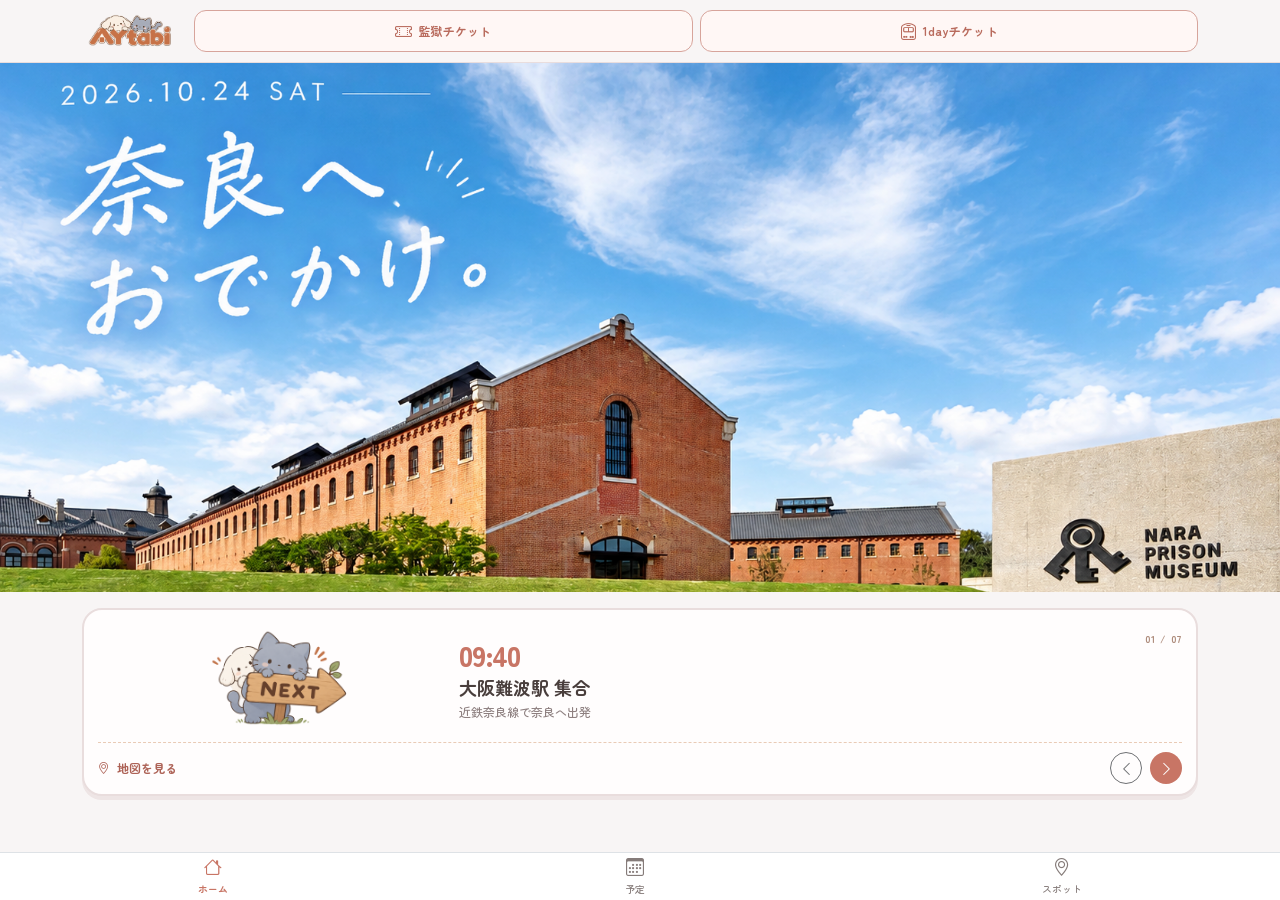
<file: index.html>
<!DOCTYPE html>
<html lang="ja">

<head>
    <meta charset="UTF-8">
    <meta name="viewport" content="width=device-width, initial-scale=1.0">
    <meta name="robots" content="noindex, nofollow">

    <title>奈良へ、おでかけ。｜AYtabi</title>

    <!-- Bootstrap -->
    <link href="https://cdn.jsdelivr.net/npm/bootstrap@5.3.8/dist/css/bootstrap.min.css"
          rel="stylesheet">

    <!-- Bootstrap Icons -->
    <link href="https://cdn.jsdelivr.net/npm/bootstrap-icons@1.13.1/font/bootstrap-icons.min.css"
          rel="stylesheet">

    <!-- 自作CSS -->
    <link rel="stylesheet" href="css/common.css">
    <link rel="stylesheet" href="css/home.css">

    <!-- Bootstrap JavaScript -->
    <script defer
            src="https://cdn.jsdelivr.net/npm/bootstrap@5.3.8/dist/js/bootstrap.bundle.min.js"></script>
    <!-- 共通JS -->  
    <script defer src="js/common.js"></script>
    <script defer src="js/home.js"></script>
</head>

<body class="pb-5">

    <div id="header"></div>
<main>


<!-- メイン画像 -->
<section class="hero">
    <picture>
        <!-- PC用 -->
        <source media="(min-width: 768px)"
                srcset="images/main.png">

        <!-- スマホ用 -->
        <img src="images/main2.png"
             alt="奈良へ、おでかけ。2026年10月24日"
             class="img-fluid w-100 d-block">
    </picture>
</section>


    <!-- コンテンツ -->
    <div class="container py-3">

        <!-- NEXT -->


<!-- NEXT -->
<section class="mb-4">

    <div class="card next-card shadow-sm">

        <!-- 右端の背景写真 -->
        <div class="next-photo" id="nextPhoto"></div>

        <div class="card-body next-content">

<div class="row g-0 align-items-center">

    <!-- 左：猫＋縦書きNEXT -->
    <div class="col-4 next-visual">

        <img src="images/next-characters.png"
             alt=""
             class="img-fluid next-illustration">
    </div>

    <!-- 右：予定情報 -->
    <div class="col-8 next-details">

        <div id="nextCount" class="next-count">
            01 / 07
        </div>

        <div id="nextTime" class="next-time">
            09:40
        </div>

        <div id="nextTitle" class="fw-bold mt-1">
            大阪難波駅 集合
        </div>

        <p id="nextDescription"
           class="next-description mb-0">
            近鉄奈良線で奈良へ出発
        </p>

    </div>

</div>


            <!-- 下部 -->
            <div class="next-bottom d-flex justify-content-between align-items-center mt-3 pt-3">

                <a id="nextMapLink"
                   href="#"
                   target="_blank"
                   rel="noopener noreferrer"
                   class="next-map text-decoration-none">
                    <i class="bi bi-geo-alt me-1"></i>
                    地図を見る
                </a>

                <div class="d-flex gap-2">

                    <button id="prevSchedule"
                            type="button"
                            class="btn next-arrow next-prev"
                            aria-label="前の予定">
                        <i class="bi bi-chevron-left"></i>
                    </button>

                    <button id="nextSchedule"
                            type="button"
                            class="btn next-arrow next-forward"
                            aria-label="次の予定">
                        <i class="bi bi-chevron-right"></i>
                    </button>

                </div>

            </div>

        </div>
    </div>
</section>



    </div>

</main>

    <!-- 共通フッター -->
    <div id="footer"></div>

</body>
</file>
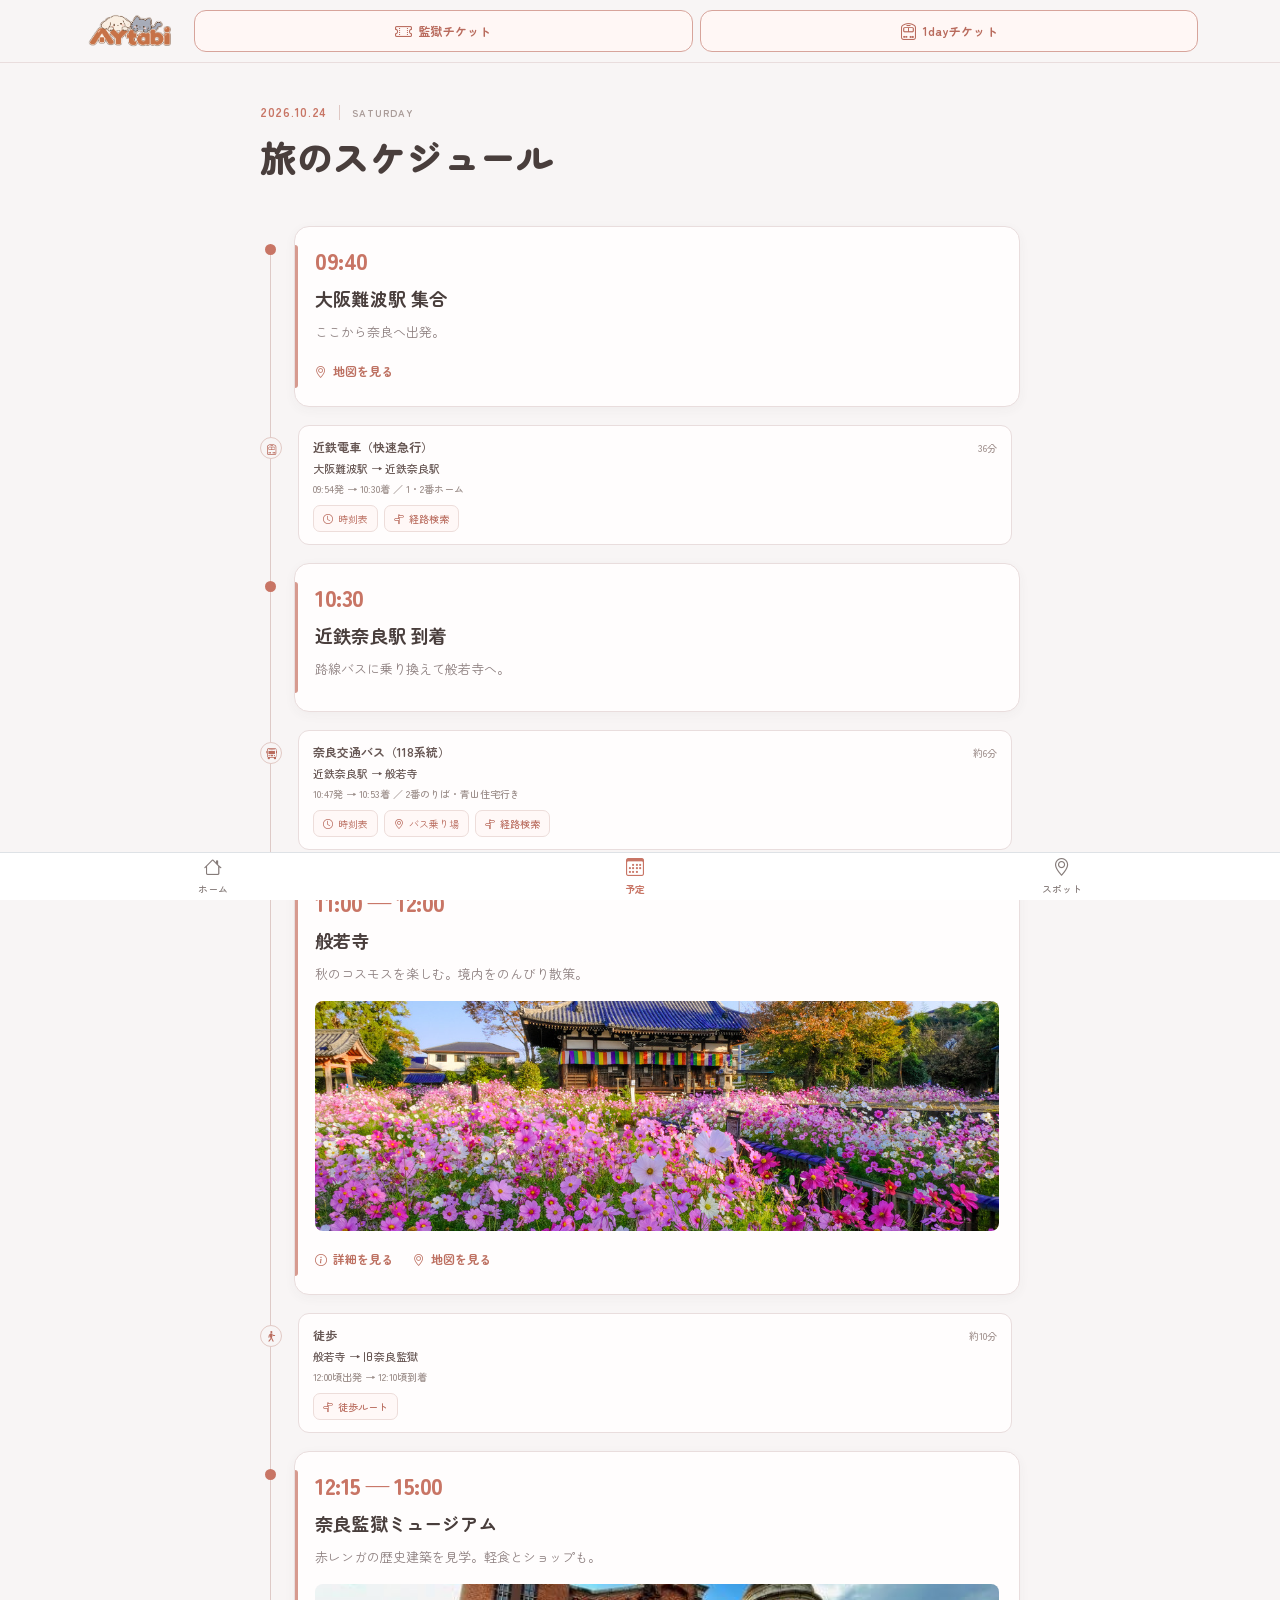
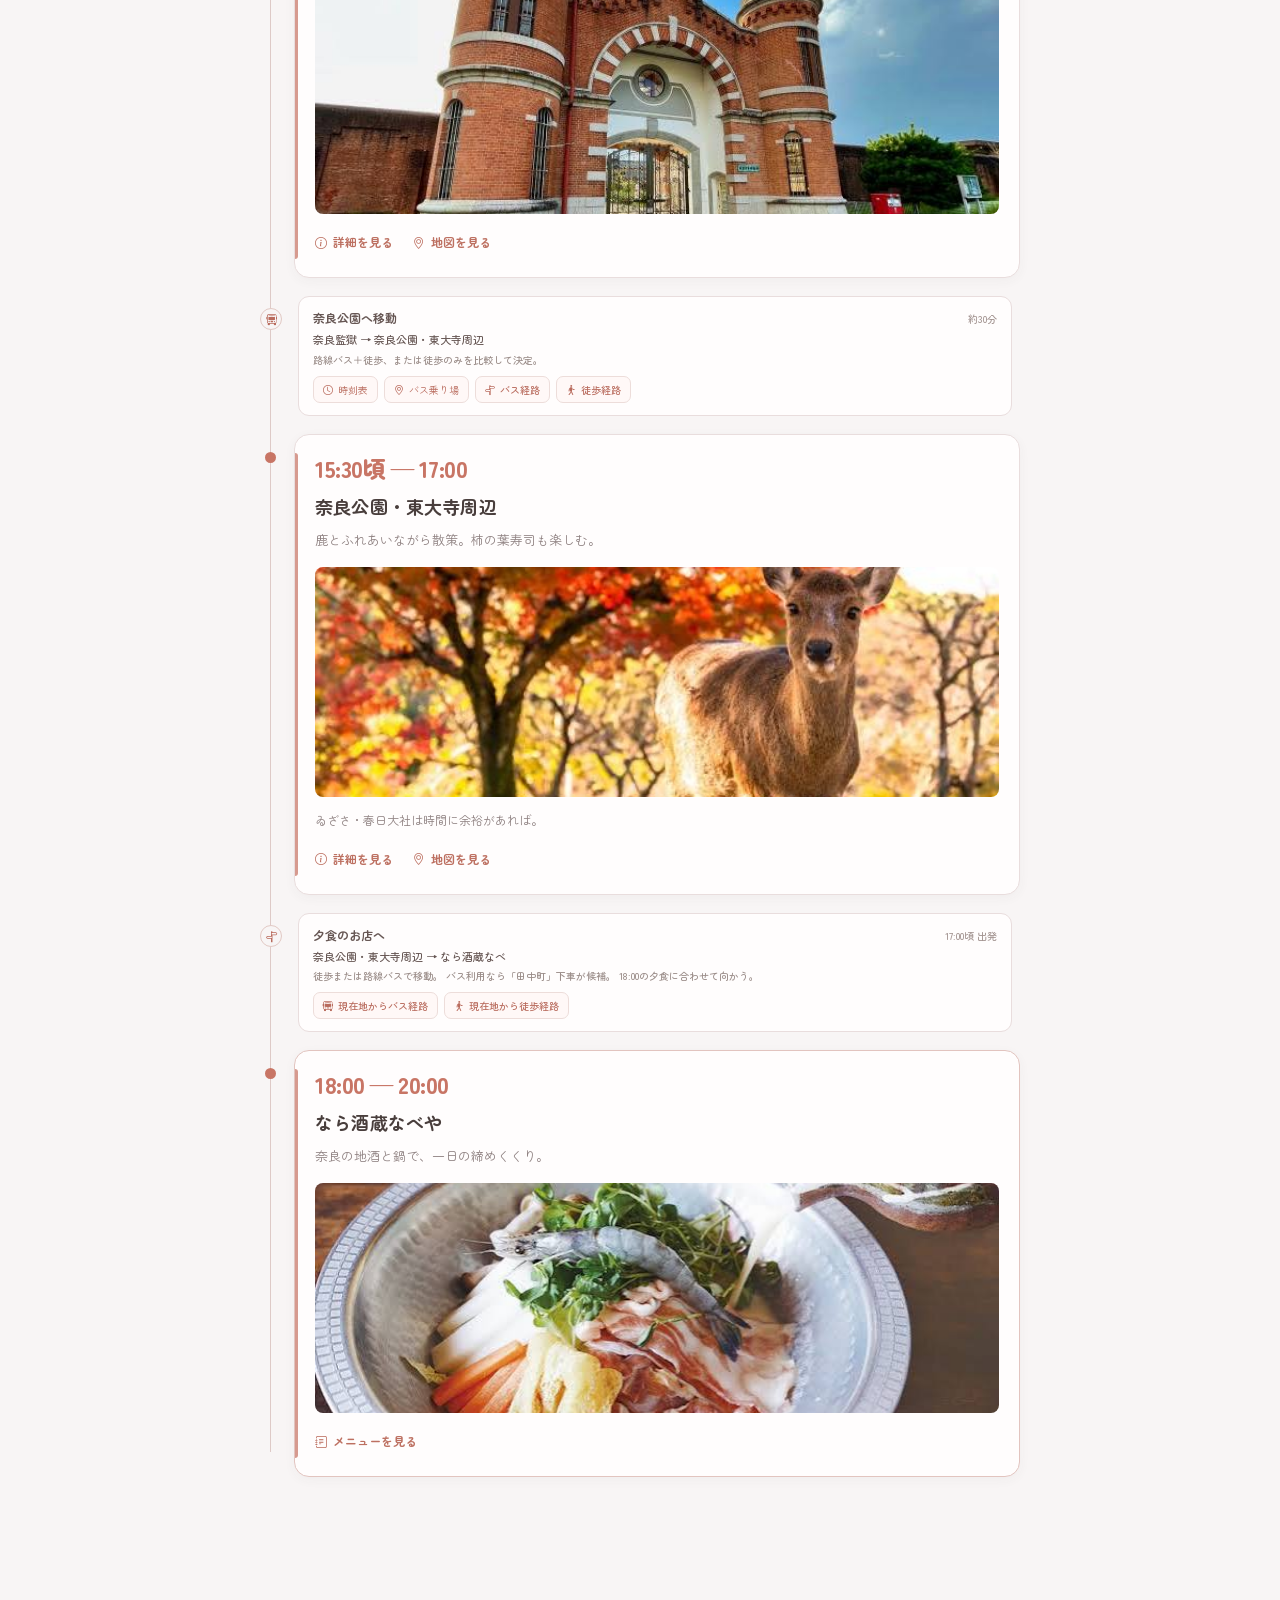
<file: schedule.html>
<!DOCTYPE html>
<html lang="ja">

<head>
    <meta charset="UTF-8">
    <meta name="viewport" content="width=device-width, initial-scale=1.0">
    <meta name="robots" content="noindex, nofollow">

    <title>旅のスケジュール | AYtabi</title>

    <!-- Bootstrap -->
    <link href="https://cdn.jsdelivr.net/npm/bootstrap@5.3.8/dist/css/bootstrap.min.css"
          rel="stylesheet">

    <!-- Bootstrap Icons -->
    <link href="https://cdn.jsdelivr.net/npm/bootstrap-icons@1.13.1/font/bootstrap-icons.min.css"
          rel="stylesheet">

    <!-- CSS -->
    <link rel="stylesheet" href="css/common.css">
    <link rel="stylesheet" href="css/schedule.css">

    <!-- 共通パーツ -->
    <script defer src="js/common.js"></script>
    <script defer src="js/schedule.js"></script>
</head>

<body class="schedule-page">

    <!-- 共通ヘッダー -->
    <div id="header"></div>

    <main class="schedule-container">

        <!-- ページタイトル -->

<section class="schedule-intro">
    <div class="schedule-date">
        <span>2026.10.24</span>
        <span>SATURDAY</span>
    </div>

    <h1>旅のスケジュール</h1>

</section>


        <!-- タイムライン -->
        <section class="trip-timeline" aria-label="旅行スケジュール">

            <!-- 01 集合 -->
            <article class="timeline-spot" id="schedule-01">
                <div class="timeline-marker">
                    <span class="timeline-dot"></span>
                </div>

                <div class="timeline-spot-body">
                    <span class="timeline-time">09:40</span>
                    <span class="timeline-chapter">01 / MEETING</span>

                    <h2>大阪難波駅 集合</h2>
                    <p>ここから奈良へ出発。</p>

                    <a class="timeline-spot-link"
                       href="https://www.google.com/maps/search/?api=1&amp;query=大阪難波駅"
                       target="_blank"
                       rel="noopener noreferrer">
                        <i class="bi bi-geo-alt"></i>
                        地図を見る
                    </a>
                </div>
            </article>

            <!-- 移動 01 -->
            <div class="timeline-transfer">
                <div class="transfer-track">
                    <span class="transfer-icon">
                        <i class="bi bi-train-front"></i>
                    </span>
                </div>

                <div class="transfer-body">

<div class="transfer-heading">
    <strong>近鉄電車（快速急行）</strong>
    <span class="transfer-duration">36分</span>
</div>

<p class="transfer-route">
    大阪難波駅 → 近鉄奈良駅
</p>

<p class="transfer-note">
    09:54発 → 10:30着 ／ 1・2番ホーム
</p>


                    <div class="transfer-actions">
                        <button type="button"
                                class="transfer-action"
                                data-bs-toggle="modal"
                                data-bs-target="#trainTimetableModal">
                            <i class="bi bi-clock"></i>
                            時刻表
                        </button>

                        <a class="transfer-action"
                           href="https://www.google.com/maps/dir/?api=1&amp;origin=大阪難波駅&amp;destination=近鉄奈良駅&amp;travelmode=transit"
                           target="_blank"
                           rel="noopener noreferrer">
                            <i class="bi bi-signpost-split"></i>
                            経路検索
                        </a>
                    </div>
                </div>
            </div>

            <!-- 02 近鉄奈良 -->
            <article class="timeline-spot" id="schedule-02">
                <div class="timeline-marker">
                    <span class="timeline-dot"></span>
                </div>

                <div class="timeline-spot-body">
                    <span class="timeline-time">10:30</span>
                    <span class="timeline-chapter">02 / ARRIVAL</span>

                    <h2>近鉄奈良駅 到着</h2>
                    <p>路線バスに乗り換えて般若寺へ。</p>
                </div>
            </article>

            <!-- 移動 02 -->
            <div class="timeline-transfer">
                <div class="transfer-track">
                    <span class="transfer-icon">
                        <i class="bi bi-bus-front"></i>
                    </span>
                </div>

                <div class="transfer-body">

<div class="transfer-heading">
    <strong>奈良交通バス（118系統）</strong>
    <span class="transfer-duration">約6分</span>
</div>

<p class="transfer-route">
    近鉄奈良駅 → 般若寺
</p>

<p class="transfer-note">
    10:47発 → 10:53着 ／ 2番のりば・青山住宅行き
</p>


                    <div class="transfer-actions">
                        <button type="button"
                                class="transfer-action"
                                data-bs-toggle="modal"
                                data-bs-target="#hannyajiBusModal">
                            <i class="bi bi-clock"></i>
                            時刻表
                        </button>

                        <button type="button"
                                class="transfer-action"
                                data-bs-toggle="modal"
                                data-bs-target="#hannyajiStopModal">
                            <i class="bi bi-geo-alt"></i>
                            バス乗り場
                        </button>

                        <a class="transfer-action"
                           href="https://www.google.com/maps/dir/?api=1&amp;origin=近鉄奈良駅&amp;destination=般若寺&amp;travelmode=transit"
                           target="_blank"
                           rel="noopener noreferrer">
                            <i class="bi bi-signpost-split"></i>
                            経路検索
                        </a>
                    </div>
                </div>
            </div>

            <!-- 03 般若寺 -->
            <article class="timeline-spot" id="schedule-03">
                <div class="timeline-marker">
                    <span class="timeline-dot"></span>
                </div>

                <div class="timeline-spot-body">
                    <span class="timeline-time">11:00 — 12:00</span>
                    <span class="timeline-chapter">03 / COSMOS</span>

                    <h2>般若寺</h2>
                    <p>秋のコスモスを楽しむ。境内をのんびり散策。</p>

                    <img class="timeline-photo"
                         src="images/hannyaji.jpg"
                         alt="般若寺のコスモス"
                         loading="lazy">

                    <div class="timeline-spot-actions">
                        <a href="spots.html#hannyaji">
                            <i class="bi bi-info-circle"></i>
                            詳細を見る
                        </a>

                        <a href="https://maps.app.goo.gl/G6aQbC5gXgnDzLTx5"
                           target="_blank"
                           rel="noopener noreferrer">
                            <i class="bi bi-geo-alt"></i>
                            地図を見る
                        </a>
                    </div>
                </div>
            </article>

            <!-- 移動 03 -->
            <div class="timeline-transfer">
                <div class="transfer-track">
                    <span class="transfer-icon">
                        <i class="bi bi-person-walking"></i>
                    </span>
                </div>

                <div class="transfer-body">

<div class="transfer-heading">
    <strong>徒歩</strong>
    <span class="transfer-duration">約10分</span>
</div>

<p class="transfer-route">
    般若寺 → 旧奈良監獄
</p>

<p class="transfer-note">
    12:00頃出発 → 12:10頃到着
</p>


                    <div class="transfer-actions">
                        <a class="transfer-action"
                           href="https://www.google.com/maps/dir/?api=1&amp;origin=般若寺&amp;destination=旧奈良監獄&amp;travelmode=walking"
                           target="_blank"
                           rel="noopener noreferrer">
                            <i class="bi bi-signpost-split"></i>
                            徒歩ルート
                        </a>
                    </div>
                </div>
            </div>

            <!-- 04 奈良監獄 -->
            <article class="timeline-spot" id="schedule-04">
                <div class="timeline-marker">
                    <span class="timeline-dot"></span>
                </div>

                <div class="timeline-spot-body">
                    <span class="timeline-time">12:15 — 15:00</span>
                    <span class="timeline-chapter">04 / HISTORY</span>

                    <h2>奈良監獄ミュージアム</h2>
                    <p>赤レンガの歴史建築を見学。軽食とショップも。</p>

                    <img class="timeline-photo"
                         src="images/nara-prison.jpg"
                         alt="奈良監獄"
                         loading="lazy">

                    <div class="timeline-spot-actions">
                        <a href="spots.html#prison">
                            <i class="bi bi-info-circle"></i>
                            詳細を見る
                        </a>

                        <a href="https://www.google.com/maps/search/?api=1&amp;query=旧奈良監獄"
                           target="_blank"
                           rel="noopener noreferrer">
                            <i class="bi bi-geo-alt"></i>
                            地図を見る
                        </a>
                    </div>
                </div>
            </article>

            <!-- 移動 04 -->
            <div class="timeline-transfer">
                <div class="transfer-track">
                    <span class="transfer-icon">
                        <i class="bi bi-bus-front"></i>
                    </span>
                </div>

                <div class="transfer-body">
                    <div class="transfer-heading">
                        <strong>奈良公園へ移動</strong>
                        <span class="transfer-duration">約30分</span>
                    </div>

                    <p class="transfer-route">
                        奈良監獄 → 奈良公園・東大寺周辺
                    </p>

                    <p class="transfer-note">
                        路線バス＋徒歩、または徒歩のみを比較して決定。
                    </p>

                    <div class="transfer-actions">
                        <button type="button"
                                class="transfer-action"
                                data-bs-toggle="modal"
                                data-bs-target="#parkBusModal">
                            <i class="bi bi-clock"></i>
                            時刻表
                        </button>

                        <button type="button"
                                class="transfer-action"
                                data-bs-toggle="modal"
                                data-bs-target="#parkStopModal">
                            <i class="bi bi-geo-alt"></i>
                            バス乗り場
                        </button>

                        <a class="transfer-action"
                           href="https://www.google.com/maps/dir/?api=1&amp;origin=旧奈良監獄&amp;destination=東大寺大仏殿・春日大社前&amp;travelmode=transit"
                           target="_blank"
                           rel="noopener noreferrer">
                            <i class="bi bi-signpost-split"></i>
                            バス経路
                        </a>

                        <a class="transfer-action"
                           href="https://www.google.com/maps/dir/?api=1&amp;origin=旧奈良監獄&amp;destination=東大寺南大門&amp;travelmode=walking"
                           target="_blank"
                           rel="noopener noreferrer">
                            <i class="bi bi-person-walking"></i>
                            徒歩経路
                        </a>
                    </div>
                </div>
            </div>

            <!-- 05 奈良公園 -->
            <article class="timeline-spot" id="schedule-05">
                <div class="timeline-marker">
                    <span class="timeline-dot"></span>
                </div>

                <div class="timeline-spot-body">
                    <span class="timeline-time">15:30頃 — 17:00</span>
                    <span class="timeline-chapter">05 / NARA PARK</span>

                    <h2>奈良公園・東大寺周辺</h2>
                    <p>鹿とふれあいながら散策。柿の葉寿司も楽しむ。</p>

                    <img class="timeline-photo"
                         src="images/nara-park.jpg"
                         alt="奈良公園"
                         loading="lazy">

                    <p class="timeline-small-note">
                        ゐざさ・春日大社は時間に余裕があれば。
                    </p>

                    <div class="timeline-spot-actions">
                        <a href="spots.html#park">
                            <i class="bi bi-info-circle"></i>
                            詳細を見る
                        </a>

                        <a href="https://www.google.com/maps/search/?api=1&amp;query=奈良公園"
                           target="_blank"
                           rel="noopener noreferrer">
                            <i class="bi bi-geo-alt"></i>
                            地図を見る
                        </a>
                    </div>
                </div>
            </article>


<!-- 移動 05 -->
<div class="timeline-transfer">
    <div class="transfer-track">
        <span class="transfer-icon">
            <i class="bi bi-signpost-split"></i>
        </span>
    </div>

    <div class="transfer-body">
        <div class="transfer-heading">
            <strong>夕食のお店へ</strong>
            <span class="transfer-duration">17:00頃 出発</span>
        </div>

        <p class="transfer-route">
            奈良公園・東大寺周辺 → なら酒蔵なべ
        </p>

        <p class="transfer-note">
            徒歩または路線バスで移動。
            バス利用なら「田中町」下車が候補。
            18:00の夕食に合わせて向かう。
        </p>

        <div class="transfer-actions">
            <a class="transfer-action"
               href="https://www.google.com/maps/dir/?api=1&amp;destination=奈良県奈良市今御門町34-1&amp;travelmode=transit"
               target="_blank"
               rel="noopener noreferrer">
                <i class="bi bi-bus-front"></i>
                現在地からバス経路
            </a>

            <a class="transfer-action"
               href="https://www.google.com/maps/dir/?api=1&amp;destination=奈良県奈良市今御門町34-1&amp;travelmode=walking"
               target="_blank"
               rel="noopener noreferrer">
                <i class="bi bi-person-walking"></i>
                現在地から徒歩経路
            </a>
        </div>
    </div>
</div>


            <!-- 06 夕食 -->
            <article class="timeline-spot" id="schedule-06">
                <div class="timeline-marker">
                    <span class="timeline-dot"></span>
                </div>

                <div class="timeline-spot-body">
                    <span class="timeline-time">18:00 — 20:00</span>
                    <span class="timeline-chapter">06 / DINNER</span>

                    <h2>なら酒蔵なべや</h2>
                    <p>奈良の地酒と鍋で、一日の締めくくり。</p>

                    <img class="timeline-photo"
                         src="images/dinner.jpg"
                         alt="なら酒蔵なべや"
                         loading="lazy">

                    <div class="timeline-spot-actions">
                        <button type="button"
                                class="dinner-menu-trigger"
                                data-bs-toggle="modal"
                                data-bs-target="#dinnerMenuModal">
                            <i class="bi bi-journal-text"></i>
                            メニューを見る
                        </button>
                    </div>
                </div>
            </article>

        </section>
    </main>

    <!-- 共通フッター -->
    <div id="footer"></div>

    <!-- 近鉄電車 時刻表 -->
    <div class="modal fade"
         id="trainTimetableModal"
         tabindex="-1"
         aria-labelledby="trainTimetableTitle"
         aria-hidden="true">

        <div class="modal-dialog modal-dialog-centered">
            <div class="modal-content travel-modal">
                <div class="modal-header">
                    <h2 class="modal-title fs-5" id="trainTimetableTitle">
                        <i class="bi bi-train-front"></i>
                        近鉄電車
                    </h2>
                    <button type="button"
                            class="btn-close"
                            data-bs-dismiss="modal"
                            aria-label="閉じる"></button>
                </div>


<div class="modal-body">

    <p class="modal-route">
        大阪難波駅 → 近鉄奈良駅
    </p>

    <p class="small text-secondary mb-3">
        10月24日（土）／乗り換えなし
    </p>

    <div class="train-options">

        <!-- 一本前 -->
        <div class="train-option">
            <span class="train-option-label">一本前</span>
            <div class="train-option-time">
                09:41 <i class="bi bi-arrow-right"></i> 10:20
            </div>
            <p>急行 ／ 39分</p>
        </div>

        <!-- 本命 -->
        <div class="train-option recommended">
            <span class="train-option-label">乗車予定</span>
            <div class="train-option-time">
                09:54 <i class="bi bi-arrow-right"></i> 10:30
            </div>
            <p>快速急行 ／ 36分 ／ 1・2番ホーム</p>
        </div>

        <!-- 一本後 -->
        <div class="train-option">
            <span class="train-option-label">一本後</span>
            <div class="train-option-time">
                10:02 <i class="bi bi-arrow-right"></i> 10:42
            </div>
            <p>急行 ／ 40分</p>
        </div>

    </div>

    <p class="modal-muted mt-3">
        ※当日は駅の案内・運行情報を優先してください。
    </p>

    <a href="https://www.kintetsu.co.jp/railway/Dia/pdf/260314/100501.pdf"
       target="_blank"
       rel="noopener noreferrer"
       class="btn btn-outline-secondary btn-sm w-100">
        <i class="bi bi-box-arrow-up-right me-1"></i>
        近鉄公式時刻表
    </a>

</div>

            </div>
        </div>
    </div>

    <!-- 般若寺方面 時刻表 -->
    <div class="modal fade"
         id="hannyajiBusModal"
         tabindex="-1"
         aria-labelledby="hannyajiBusTitle"
         aria-hidden="true">

        <div class="modal-dialog modal-dialog-centered">
            <div class="modal-content travel-modal">
                <div class="modal-header">
                    <h2 class="modal-title fs-5" id="hannyajiBusTitle">
                        <i class="bi bi-clock"></i>
                        般若寺方面のバス
                    </h2>
                    <button type="button"
                            class="btn-close"
                            data-bs-dismiss="modal"
                            aria-label="閉じる"></button>
                </div>


<div class="modal-body">
    <p class="modal-route">近鉄奈良駅 → 般若寺</p>

    <p class="small mb-2">
        <i class="bi bi-geo-alt"></i>
        近鉄奈良駅 2番のりば
    </p>

    <div class="p-3 rounded-3 mb-3" style="background:#f8f1e9;">
        <div class="small text-secondary mb-2">11時頃の到着を目指す候補</div>

        <div class="d-flex justify-content-between mb-2">
            <strong>10:40発</strong>
            <span class="small">路線バス候補</span>
        </div>

        <div class="d-flex justify-content-between mb-2">
            <strong>10:47発</strong>
            <span class="small">路線バス候補</span>
        </div>

        <hr>

        <div class="small text-secondary mb-1">
            奈良監獄ミュージアム直通バス
        </div>
        <div class="fw-bold">11:00発 → 11:06 般若寺着</div>
    </div>

    <p class="modal-muted">
        ※10:40・10:47は土曜時刻表の掲載便。
        系統と運行状況を乗車前に確認。
        11:00発は奈良交通公式の直通便です。
    </p>

    <a href="https://www.narakotsu.co.jp/news/general/30973/"
       target="_blank" rel="noopener noreferrer"
       class="btn btn-outline-secondary btn-sm w-100">
        直通バス公式時刻表
    </a>
</div>

            </div>
        </div>
    </div>

    <!-- 般若寺方面 乗り場 -->
    <div class="modal fade"
         id="hannyajiStopModal"
         tabindex="-1"
         aria-labelledby="hannyajiStopTitle"
         aria-hidden="true">

        <div class="modal-dialog modal-dialog-centered">
            <div class="modal-content travel-modal">
                <div class="modal-header">
                    <h2 class="modal-title fs-5" id="hannyajiStopTitle">
                        <i class="bi bi-geo-alt"></i>
                        バス乗り場
                    </h2>
                    <button type="button"
                            class="btn-close"
                            data-bs-dismiss="modal"
                            aria-label="閉じる"></button>
                </div>



<div class="modal-body">

    <p class="modal-route">
        近鉄奈良駅 → 般若寺
    </p>

    <p class="small text-secondary mb-3">
        10月24日（土）／奈良交通 118系統・青山住宅行き
    </p>

    <div class="train-options">

        <div class="train-option">
            <span class="train-option-label">一本前</span>
            <div class="train-option-time">
                10:27 <i class="bi bi-arrow-right"></i> 10:33
            </div>
            <p>所要6分 ／ 電車が早く着いた場合の候補</p>
        </div>

        <div class="train-option recommended">
            <span class="train-option-label">乗車予定</span>
            <div class="train-option-time">
                10:47 <i class="bi bi-arrow-right"></i> 10:53
            </div>
            <p>所要6分 ／ 近鉄奈良駅 2番のりば</p>
        </div>

        <div class="train-option">
            <span class="train-option-label">一本後</span>
            <div class="train-option-time">
                11:07 <i class="bi bi-arrow-right"></i> 11:13
            </div>
            <p>所要6分 ／ 乗り遅れた場合の候補</p>
        </div>

    </div>

    <p class="modal-muted mt-3">
        降車は「般若寺」バス停。東之阪町の次です。
    </p>

    <a href="https://navi.narakotsu.co.jp/pdf/gene19/00037_020_ja.pdf"
       target="_blank"
       rel="noopener noreferrer"
       class="btn btn-outline-secondary btn-sm w-100 mb-2">
        <i class="bi bi-file-earmark-pdf me-1"></i>
        奈良交通 公式時刻表
    </a>

    <a href="https://www.narakotsu.co.jp/route/noriba/"
       target="_blank"
       rel="noopener noreferrer"
       class="btn btn-outline-secondary btn-sm w-100">
        <i class="bi bi-geo-alt me-1"></i>
        公式のりば案内
    </a>

</div>


            </div>
        </div>
    </div>

    <!-- 監獄 → 東大寺方面 バス時刻表 -->
<div class="modal fade"
     id="parkBusModal"
     tabindex="-1"
     aria-labelledby="parkBusTitle"
     aria-hidden="true">

    <div class="modal-dialog modal-dialog-centered">
        <div class="modal-content travel-modal">

            <div class="modal-header">
                <h2 class="modal-title fs-5" id="parkBusTitle">
                    <i class="bi bi-bus-front"></i>
                    バス時刻表
                </h2>
                <button type="button"
                        class="btn-close"
                        data-bs-dismiss="modal"
                        aria-label="閉じる"></button>
            </div>

            <div class="modal-body">

                <p class="modal-route">
                    般若寺 → 押上町
                </p>

                <p class="small text-secondary mb-3">
                    10月24日（土）／奈良交通バス・奈良駅方面
                </p>

                <div class="train-options">

                    <div class="train-option">
                        <span class="train-option-label">14時台</span>
                        <div class="train-option-time">
                            14:00 <small>118</small>　
                            14:20 <small>118</small><br>
                            14:28 <small>153</small>　
                            14:40 <small>118</small>
                        </div>
                    </div>

                    <div class="train-option recommended">
                        <span class="train-option-label">
                            15時台・乗車目安
                        </span>
                        <div class="train-option-time">
                            15:00 <small>118</small>　
                            15:20 <small>118</small><br>
                            15:28 <small>153</small>　
                            15:40 <small>118</small>
                        </div>
                    </div>

                    <div class="train-option">
                        <span class="train-option-label">16時台</span>
                        <div class="train-option-time">
                            16:00 <small>118</small>　
                            16:20 <small>118</small>　
                            16:40 <small>118</small>
                        </div>
                    </div>

                </div>

                <p class="modal-muted mt-3">
                    数字は系統番号。押上町までの乗車時間は約5分。
                    発車時刻は「般若寺」バス停のものです。
                </p>

                <div class="mt-3">
                    <p class="fw-bold small mb-2">
                        <i class="bi bi-person-walking me-1"></i>
                        徒歩の目安
                    </p>

                    <p class="small mb-1">
                        監獄ミュージアム → 般若寺バス停：約5〜10分
                    </p>

                    <p class="small mb-1">
                        押上町バス停 → ゐざさ夢風ひろば店：約10〜15分
                    </p>
                </div>

                <p class="modal-muted mt-3">
                    ※監獄の見学終了時間に合わせて乗車。
                    バス停には余裕を持って向かってください。
                </p>

                <a href="https://ekitan.com/timetable/route-bus/company/5132/1013723/1002372/d1?dw=1"
                   target="_blank"
                   rel="noopener noreferrer"
                   class="btn btn-outline-secondary btn-sm w-100">
                    <i class="bi bi-box-arrow-up-right me-1"></i>
                    駅探で時刻表を見る
                </a>

            </div>
        </div>
    </div>
</div>


<!-- 監獄 → 東大寺方面 バス乗り場 -->
<div class="modal fade"
     id="parkStopModal"
     tabindex="-1"
     aria-labelledby="parkStopTitle"
     aria-hidden="true">

    <div class="modal-dialog modal-dialog-centered">
        <div class="modal-content travel-modal">

            <div class="modal-header">
                <h2 class="modal-title fs-5" id="parkStopTitle">
                    <i class="bi bi-geo-alt"></i>
                    バス乗り場
                </h2>
                <button type="button"
                        class="btn-close"
                        data-bs-dismiss="modal"
                        aria-label="閉じる"></button>
            </div>

            <div class="modal-body">

                <p class="modal-route">
                    監獄ミュージアム → 般若寺バス停
                </p>

                <p class="small mb-3">
                    監獄ミュージアムから徒歩約5〜10分。
                    <strong>奈良駅方面行き</strong>のバスに乗車します。
                </p>

                <div class="p-3 rounded-3 mb-3"
                     style="background:#f8f1e9;">

                    <p class="fw-bold mb-2">
                        <i class="bi bi-bus-front me-1"></i>
                        乗車するバス
                    </p>

                    <p class="small mb-1">
                        乗車：般若寺
                    </p>

                    <p class="small mb-1">
                        系統：118 または 153
                    </p>

                    <p class="small mb-1">
                        方面：奈良駅方面
                    </p>

                    <p class="small mb-0">
                        降車：押上町
                    </p>

                </div>

                <p class="small text-secondary mb-3">
                    押上町で降りたら、徒歩約10〜15分で
                    ゐざさ夢風ひろば店へ。
                    東之阪町から乗る場合は発車時刻が異なります。
                </p>

                <a href="https://www.google.com/maps/dir/?api=1&amp;origin=奈良監獄ミュージアム&amp;destination=般若寺バス停&amp;travelmode=walking"
                   target="_blank"
                   rel="noopener noreferrer"
                   class="btn btn-outline-secondary btn-sm w-100 mb-2">
                    <i class="bi bi-map me-1"></i>
                    監獄からバス停までの徒歩ルート
                </a>

                <a href="https://www.google.com/maps/dir/?api=1&amp;origin=押上町バス停&amp;destination=ゐざさ東大寺門前夢風ひろば店&amp;travelmode=walking"
                   target="_blank"
                   rel="noopener noreferrer"
                   class="btn btn-outline-secondary btn-sm w-100">
                    <i class="bi bi-map me-1"></i>
                    押上町からゐざさまでの徒歩ルート
                </a>

            </div>
        </div>
    </div>
</div>


    <!-- 夕食メニューモーダル -->
    <div class="modal fade"
         id="dinnerMenuModal"
         tabindex="-1"
         aria-labelledby="dinnerMenuTitle"
         aria-hidden="true">

        <div class="modal-dialog modal-dialog-centered modal-lg">
            <div class="modal-content travel-modal dinner-menu-modal">

                <div class="modal-header">
                    <div>
                        <span class="dinner-menu-label">
                            DINNER / MENU
                        </span>

                        <h2 class="modal-title" id="dinnerMenuTitle">
                            なら酒蔵なべ
                        </h2>
                    </div>

                    <button type="button"
                            class="btn-close"
                            data-bs-dismiss="modal"
                            aria-label="閉じる"></button>
                </div>

                <div class="modal-body">

                    <div class="dinner-recommend">
                        <span class="dinner-recommend-label">
                            RECOMMENDED
                        </span>

                        <p class="dinner-recommend-text">
                            <strong>酒粕玄人鍋</strong>が看板メニュー。
                            奈良の酒粕と大和肉鶏のだしが特徴。
                            締めはチーズ＋生パスタで
                            カルボナーラ風にするのもおすすめ。
                        </p>

                        <p class="dinner-recommend-other">
                            ほかにも、牡蠣づくし酒粕鍋や
                            大和牛の藁焼きなど。
                        </p>
                    </div>

                    <!-- メニュー写真 -->
                    <div id="dinnerMenuCarousel"
                         class="carousel slide"
                         data-bs-interval="false"
                         data-bs-touch="true">

                        <div class="carousel-inner">

                            <div class="carousel-item active">
                                <img src="images/dinner-menu1.jpeg"
                                     class="dinner-menu-image"
                                     alt="鍋・メイン料理のメニュー">
                            </div>

                            <div class="carousel-item">
                                <img src="images/dinner-menu2.jpeg"
                                     class="dinner-menu-image"
                                     alt="一品料理のメニュー">
                            </div>

                        </div>

                        <button class="dinner-carousel-arrow prev"
                                type="button"
                                data-bs-target="#dinnerMenuCarousel"
                                data-bs-slide="prev"
                                aria-label="前のメニュー">
                            <i class="bi bi-chevron-left"></i>
                        </button>

                        <button class="dinner-carousel-arrow next"
                                type="button"
                                data-bs-target="#dinnerMenuCarousel"
                                data-bs-slide="next"
                                aria-label="次のメニュー">
                            <i class="bi bi-chevron-right"></i>
                        </button>
                    </div>

                    <!-- ページ切り替え -->
                    <div class="dinner-menu-pagination">

                        <button type="button"
                                class="dinner-page-button active"
                                data-bs-target="#dinnerMenuCarousel"
                                data-bs-slide-to="0"
                                aria-label="鍋・メイン料理">
                            01 / 鍋・メイン
                        </button>

                        <button type="button"
                                class="dinner-page-button"
                                data-bs-target="#dinnerMenuCarousel"
                                data-bs-slide-to="1"
                                aria-label="一品料理">
                            02 / 一品料理
                        </button>

                    </div>

                    <p class="dinner-menu-notice">
                        ※ 写真・価格は撮影時点のものです。
                    </p>

                </div>
            </div>
        </div>
    </div>

    <!-- Bootstrap JS -->
    <script src="https://cdn.jsdelivr.net/npm/bootstrap@5.3.8/dist/js/bootstrap.bundle.min.js"></script>


</body>
</html>
</file>
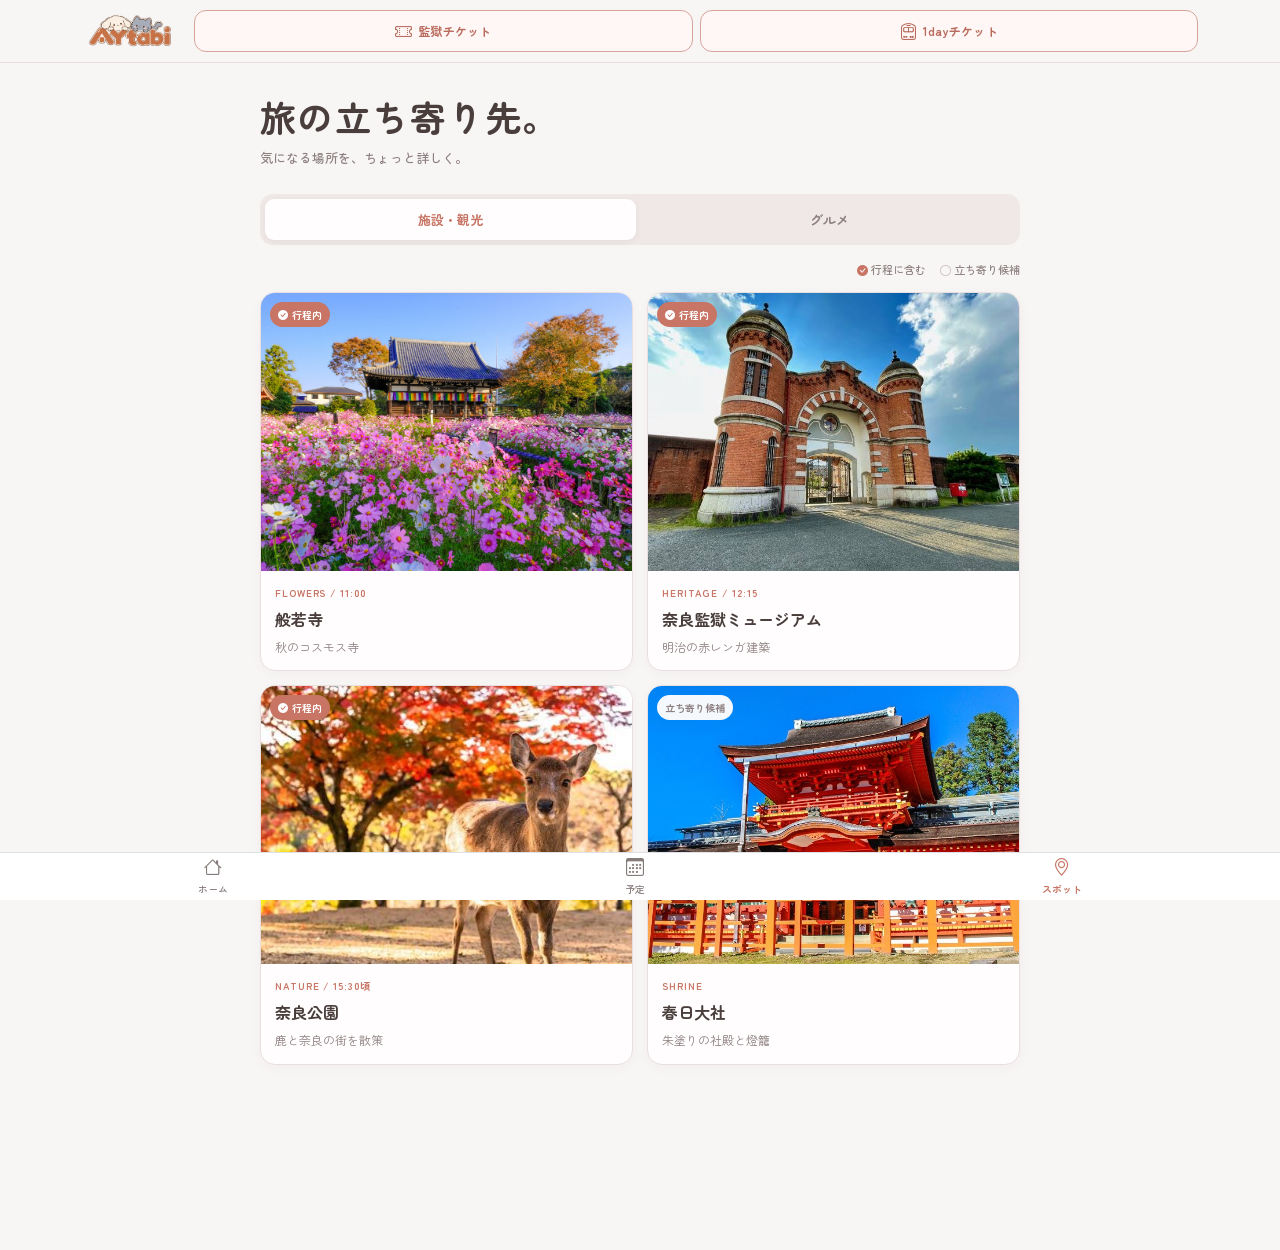
<file: spots.html>
<!DOCTYPE html>
<html lang="ja">
<head>
    <meta name="robots" content="noindex, nofollow">
    <meta charset="UTF-8">
    <meta name="viewport" content="width=device-width, initial-scale=1.0">

    <title>旅の立ち寄り先</title>

<link href="https://cdn.jsdelivr.net/npm/bootstrap@5.3.8/dist/css/bootstrap.min.css" rel="stylesheet">
<link href="https://cdn.jsdelivr.net/npm/bootstrap-icons@1.13.1/font/bootstrap-icons.min.css" rel="stylesheet">
<link rel="stylesheet" href="css/common.css">
<link rel="stylesheet" href="css/spots.css">
<script defer src="js/common.js"></script>
</head>

<body class="spots-page">

<div id="header"></div>

<main class="spots-container">

    <section class="spots-intro">
        <h1>旅の立ち寄り先。</h1>
        <p>気になる場所を、ちょっと詳しく。</p>
    </section>

    <!-- カテゴリータブ -->
    <div class="spot-tabs" role="tablist" aria-label="スポットカテゴリー">
        <button type="button" class="spot-tab active"
                id="facility-tab"
                data-bs-toggle="tab"
                data-bs-target="#facility-panel"
                role="tab" aria-controls="facility-panel"
                aria-selected="true">
            施設・観光
        </button>

        <button type="button" class="spot-tab"
                id="gourmet-tab"
                data-bs-toggle="tab"
                data-bs-target="#gourmet-panel"
                role="tab" aria-controls="gourmet-panel"
                aria-selected="false">
            グルメ
        </button>
    </div>

    <div class="spot-legend">
        <span><i class="bi bi-check-circle-fill"></i> 行程に含む</span>
        <span><i class="bi bi-circle"></i> 立ち寄り候補</span>
    </div>

    <div class="tab-content">

        <!-- 施設・観光 -->
        <section class="tab-pane fade show active"
                 id="facility-panel"
                 role="tabpanel"
                 aria-labelledby="facility-tab">

            <div class="spot-grid">

                <button type="button" class="spot-tile is-planned"
                        id="hannyaji"
                        data-bs-toggle="modal"
                        data-bs-target="#spotHannyaji">
                    <div class="spot-tile-photo">
                        <img src="images/hannyaji.jpg" alt="般若寺" loading="lazy">
                        <span class="spot-status planned">
                            <i class="bi bi-check-circle-fill"></i> 行程内
                        </span>
                    </div>
                    <div class="spot-tile-body">
                        <span class="spot-tile-type">FLOWERS / 11:00</span>
                        <h2>般若寺</h2>
                        <p>秋のコスモス寺</p>
                    </div>
                </button>

                <button type="button" class="spot-tile is-planned"
                        id="prison"
                        data-bs-toggle="modal"
                        data-bs-target="#spotPrison">
                    <div class="spot-tile-photo">
                        <img src="images/nara-prison.jpg" alt="奈良監獄ミュージアム" loading="lazy">
                        <span class="spot-status planned">
                            <i class="bi bi-check-circle-fill"></i> 行程内
                        </span>
                    </div>
                    <div class="spot-tile-body">
                        <span class="spot-tile-type">HERITAGE / 12:15</span>
                        <h2>奈良監獄ミュージアム</h2>
                        <p>明治の赤レンガ建築</p>
                    </div>
                </button>

                <button type="button" class="spot-tile is-planned"
                        id="park"
                        data-bs-toggle="modal"
                        data-bs-target="#spotPark">
                    <div class="spot-tile-photo">
                        <img src="images/nara-park.jpg" alt="奈良公園" loading="lazy">
                        <span class="spot-status planned">
                            <i class="bi bi-check-circle-fill"></i> 行程内
                        </span>
                    </div>
                    <div class="spot-tile-body">
                        <span class="spot-tile-type">NATURE / 15:30頃</span>
                        <h2>奈良公園</h2>
                        <p>鹿と奈良の街を散策</p>
                    </div>
                </button>

                <button type="button" class="spot-tile is-optional"
                        id="kasuga"
                        data-bs-toggle="modal"
                        data-bs-target="#spotKasuga">
                    <div class="spot-tile-photo">
                        <img src="images/kasuga.jpg" alt="春日大社" loading="lazy">
                        <span class="spot-status optional">立ち寄り候補</span>
                    </div>
                    <div class="spot-tile-body">
                        <span class="spot-tile-type">SHRINE</span>
                        <h2>春日大社</h2>
                        <p>朱塗りの社殿と燈籠</p>
                    </div>
                </button>

            </div>
        </section>

        <!-- グルメ -->
        <section class="tab-pane fade"
                 id="gourmet-panel"
                 role="tabpanel"
                 aria-labelledby="gourmet-tab">

            <div class="spot-grid">

                <button type="button" class="spot-tile is-planned"
                        id="dinner"
                        data-bs-toggle="modal"
                        data-bs-target="#spotDinner">
                    <div class="spot-tile-photo">
                        <img src="images/dinner.jpg" alt="なら酒蔵なべ" loading="lazy">
                        <span class="spot-status planned">
                            <i class="bi bi-check-circle-fill"></i> 行程内
                        </span>
                    </div>
                    <div class="spot-tile-body">
                        <span class="spot-tile-type">DINNER / 18:00</span>
                        <h2>なら酒蔵なべ</h2>
                        <p>奈良の地酒と酒粕鍋</p>
                    </div>
                </button>

                <button type="button" class="spot-tile is-optional"
                        id="izasa"
                        data-bs-toggle="modal"
                        data-bs-target="#spotIzasa">
                    <div class="spot-tile-photo">
                        <img src="images/izasa.jpg" alt="ゐざさ" loading="lazy">
                        <span class="spot-status optional">立ち寄り候補</span>
                    </div>
                    <div class="spot-tile-body">
                        <span class="spot-tile-type">LOCAL FOOD</span>
                        <h2>ゐざさ</h2>
                        <p>奈良名物・柿の葉寿司</p>
                    </div>
                </button>

            </div>
        </section>

    </div>
</main>

<!-- 共通フッター -->
<div id="footer"></div>

<!-- 詳細モーダル：般若寺 -->
<div class="modal fade" id="spotHannyaji" tabindex="-1"
     aria-labelledby="spotHannyajiTitle" aria-hidden="true">
    <div class="modal-dialog modal-dialog-centered modal-dialog-scrollable">
        <div class="modal-content spot-modal">
            <div class="modal-header">
                <div>
                    <span class="spot-modal-eyebrow">FLOWERS / ITINERARY</span>
                    <h2 class="modal-title" id="spotHannyajiTitle">般若寺</h2>
                </div>
                <button type="button" class="btn-close"
                        data-bs-dismiss="modal" aria-label="閉じる"></button>
            </div>
            <div class="modal-body">
                <img class="spot-modal-image" src="images/hannyaji.jpg" alt="般若寺のコスモス">
                <p class="spot-modal-description">
                    「コスモス寺」として知られる古刹。
                    秋の花と十三重石塔、楼門などの歴史的建築を一緒に楽しめる。
                </p>
                <dl class="spot-modal-info">
                    <div><dt>訪問予定</dt><dd>11:00〜12:00</dd></div>
                    <div><dt>拝観時間</dt><dd>9:00〜17:00</dd></div>
                    <div><dt>拝観料</dt><dd>大人700円（コスモス花期）</dd></div>
                    <div><dt>住所</dt><dd>奈良市般若寺町221</dd></div>
                </dl>
                <div class="spot-modal-links">
                    <a href="https://www.hannyaji.com/" target="_blank" rel="noopener noreferrer">公式サイト <i class="bi bi-arrow-up-right"></i></a>
                    <a href="https://maps.app.goo.gl/G6aQbC5gXgnDzLTx5" target="_blank" rel="noopener noreferrer">地図を見る <i class="bi bi-geo-alt"></i></a>
                </div>
            </div>
        </div>
    </div>
</div>

<!-- 詳細モーダル：奈良監獄 -->
<div class="modal fade" id="spotPrison" tabindex="-1"
     aria-labelledby="spotPrisonTitle" aria-hidden="true">
    <div class="modal-dialog modal-dialog-centered modal-dialog-scrollable">
        <div class="modal-content spot-modal">
            <div class="modal-header">
                <div>
                    <span class="spot-modal-eyebrow">HERITAGE / ITINERARY</span>
                    <h2 class="modal-title" id="spotPrisonTitle">奈良監獄ミュージアム</h2>
                </div>
                <button type="button" class="btn-close"
                        data-bs-dismiss="modal" aria-label="閉じる"></button>
            </div>
            <div class="modal-body">
                <img class="spot-modal-image" src="images/nara-prison.jpg" alt="旧奈良監獄">
                <p class="spot-modal-description">
                    重要文化財「旧奈良監獄」を活用したミュージアム。
                    放射状の収容棟や赤レンガの建築が見どころ。
                </p>
                <dl class="spot-modal-info">
                    <div><dt>訪問予定</dt><dd>12:15〜15:00</dd></div>
                    <div><dt>予約枠</dt><dd>12:00〜14:00入館</dd></div>
                    <div><dt>開館時間</dt><dd>9:00〜17:00</dd></div>
                    <div><dt>入館料</dt><dd>日本在住の大人2,500円</dd></div>
                    <div><dt>住所</dt><dd>奈良市般若寺町18</dd></div>
                </dl>
                <p class="spot-modal-note">※ 中央看守所の見学は別途予約が必要。</p>
                <div class="spot-modal-links">
                    <a href="https://hoshinoresorts.com/nara-prison-museum/ja/" target="_blank" rel="noopener noreferrer">公式サイト <i class="bi bi-arrow-up-right"></i></a>
                    <a href="https://www.google.com/maps/search/?api=1&amp;query=奈良監獄ミュージアム" target="_blank" rel="noopener noreferrer">地図を見る <i class="bi bi-geo-alt"></i></a>
                </div>
            </div>
        </div>
    </div>
</div>

<!-- 詳細モーダル：奈良公園 -->
<div class="modal fade" id="spotPark" tabindex="-1"
     aria-labelledby="spotParkTitle" aria-hidden="true">
    <div class="modal-dialog modal-dialog-centered modal-dialog-scrollable">
        <div class="modal-content spot-modal">
            <div class="modal-header">
                <div>
                    <span class="spot-modal-eyebrow">NATURE / ITINERARY</span>
                    <h2 class="modal-title" id="spotParkTitle">奈良公園</h2>
                </div>
                <button type="button" class="btn-close"
                        data-bs-dismiss="modal" aria-label="閉じる"></button>
            </div>
            <div class="modal-body">
                <img class="spot-modal-image" src="images/nara-park.jpg" alt="奈良公園の鹿">
                <p class="spot-modal-description">
                    鹿と出会いながら奈良の街を散策。
                    東大寺南大門や夢風ひろば周辺を中心に、時間に合わせて自由に過ごす。
                </p>
                <dl class="spot-modal-info">
                    <div><dt>訪問予定</dt><dd>15:30頃〜17:00</dd></div>
                    <div><dt>エリア</dt><dd>東大寺南大門・夢風ひろば周辺</dd></div>
                    <div><dt>入園料</dt><dd>奈良公園自体は無料</dd></div>
                </dl>
                <div class="spot-modal-links">
                    <a href="https://www.google.com/maps/search/?api=1&amp;query=奈良公園" target="_blank" rel="noopener noreferrer">地図を見る <i class="bi bi-geo-alt"></i></a>
                </div>
            </div>
        </div>
    </div>
</div>

<!-- 詳細モーダル：春日大社 -->
<div class="modal fade" id="spotKasuga" tabindex="-1"
     aria-labelledby="spotKasugaTitle" aria-hidden="true">
    <div class="modal-dialog modal-dialog-centered modal-dialog-scrollable">
        <div class="modal-content spot-modal">
            <div class="modal-header">
                <div>
                    <span class="spot-modal-eyebrow">SHRINE / OPTIONAL</span>
                    <h2 class="modal-title" id="spotKasugaTitle">春日大社</h2>
                </div>
                <button type="button" class="btn-close"
                        data-bs-dismiss="modal" aria-label="閉じる"></button>
            </div>
            <div class="modal-body">
                <img class="spot-modal-image" src="images/kasuga.jpg" alt="春日大社">
                <p class="spot-modal-description">
                    朱塗りの社殿と数多くの石燈籠が美しい神社。
                    奈良公園からの散策候補。ただし境内は広いため、時間と体力に余裕がある場合に。
                </p>
                <dl class="spot-modal-info">
                    <div><dt>訪問予定</dt><dd>未定・立ち寄り候補</dd></div>
                    <div><dt>住所</dt><dd>奈良市春日野町160</dd></div>
                </dl>
                <div class="spot-modal-links">
                    <a href="https://www.kasugataisha.or.jp/" target="_blank" rel="noopener noreferrer">公式サイト <i class="bi bi-arrow-up-right"></i></a>
                    <a href="https://www.google.com/maps/search/?api=1&amp;query=春日大社" target="_blank" rel="noopener noreferrer">地図を見る <i class="bi bi-geo-alt"></i></a>
                </div>
            </div>
        </div>
    </div>
</div>

<!-- 詳細モーダル：なら酒蔵なべ -->
<div class="modal fade" id="spotDinner" tabindex="-1"
     aria-labelledby="spotDinnerTitle" aria-hidden="true">
    <div class="modal-dialog modal-dialog-centered modal-dialog-scrollable">
        <div class="modal-content spot-modal">
            <div class="modal-header">
                <div>
                    <span class="spot-modal-eyebrow">DINNER / ITINERARY</span>
                    <h2 class="modal-title" id="spotDinnerTitle">なら酒蔵なべ</h2>
                </div>
                <button type="button" class="btn-close"
                        data-bs-dismiss="modal" aria-label="閉じる"></button>
            </div>
            <div class="modal-body">
                <img class="spot-modal-image" src="images/dinner.jpg" alt="酒粕鍋">
                <p class="spot-modal-description">
                    奈良の地酒と酒粕鍋を楽しめるお店。
                    看板メニューは酒粕玄人鍋。締めのカルボナーラ風パスタも気になる。
                </p>
                <dl class="spot-modal-info">
                    <div><dt>夕食予定</dt><dd>18:00〜20:00</dd></div>
                    <div><dt>住所</dt><dd>奈良市今御門町34-1</dd></div>
                </dl>
                <div class="spot-modal-links">
                    <a href="https://www.google.com/maps/search/?api=1&amp;query=なら酒蔵なべ" target="_blank" rel="noopener noreferrer">地図を見る <i class="bi bi-geo-alt"></i></a>
                    <a href="schedule.html#schedule-06">予定を見る <i class="bi bi-calendar3"></i></a>
                </div>
            </div>
        </div>
    </div>
</div>

<!-- 詳細モーダル：ゐざさ -->
<div class="modal fade" id="spotIzasa" tabindex="-1"
     aria-labelledby="spotIzasaTitle" aria-hidden="true">
    <div class="modal-dialog modal-dialog-centered modal-dialog-scrollable">
        <div class="modal-content spot-modal">
            <div class="modal-header">
                <div>
                    <span class="spot-modal-eyebrow">LOCAL FOOD / OPTIONAL</span>
                    <h2 class="modal-title" id="spotIzasaTitle">ゐざさ</h2>
                </div>
                <button type="button" class="btn-close"
                        data-bs-dismiss="modal" aria-label="閉じる"></button>
            </div>
            <div class="modal-body">
                <img class="spot-modal-image" src="images/izasa.jpg" alt="柿の葉寿司">
                <p class="spot-modal-description">
                    奈良名物の柿の葉寿司や笹巻き寿司を扱うお店。
                    東大寺門前の夢風ひろばにあり、散策途中の寄り道候補。
                </p>
                <dl class="spot-modal-info">
                    <div><dt>訪問予定</dt><dd>未定・立ち寄り候補</dd></div>
                    <div><dt>売店</dt><dd>10:00〜17:00</dd></div>
                    <div><dt>住所</dt><dd>奈良市春日野町16 夢風ひろば内</dd></div>
                </dl>
                <div class="spot-modal-links">
                    <a href="https://www.izasa.co.jp/shop/todaiji-new/" target="_blank" rel="noopener noreferrer">公式サイト <i class="bi bi-arrow-up-right"></i></a>
                    <a href="https://www.google.com/maps/search/?api=1&amp;query=ゐざさ東大寺門前夢風ひろば店" target="_blank" rel="noopener noreferrer">地図を見る <i class="bi bi-geo-alt"></i></a>
                </div>
            </div>
        </div>
    </div>
</div>


    <script src="https://cdn.jsdelivr.net/npm/bootstrap@5.3.8/dist/js/bootstrap.bundle.min.js"></script>
    <script src="js/spots.js"></script>
</body>
</html>
</file>
<file: css/common.css>
@import url('https://fonts.googleapis.com/css2?family=Zen+Maru+Gothic:wght@400;500;600;700;800&display=swap');

body {
    font-family: 'Zen Maru Gothic', sans-serif;
    font-weight: 500;
}



/* ========================================
   AYtabi COMMON CSS
======================================== */

:root {
    --ay-bg: #f8f5f5;
    --ay-white: #fffdfd;
    --ay-main: #c87565;
    --ay-main-dark: #ad6256;
    --ay-text: #493e3c;
    --ay-muted: #8e8080;
    --ay-border: #e9dddd;
}

/* ========================================
   全体
======================================== */

body {
    background-color: var(--ay-bg);
    color: var(--ay-text);
    padding-bottom: calc(75px + env(safe-area-inset-bottom));
}

/* ========================================
   ヘッダー
======================================== */


/* ========================================
   AYtabi ヘッダー
======================================== */

.site-header {
    padding: 10px 0;
    background: #f8f5f5;
    border-bottom: 1px solid #e9dddd;
}

.header-inner {
    display: flex;
    align-items: center;
    gap: 12px;
}

/* ロゴ */
.site-logo {
    display: flex;
    align-items: center;
    flex-shrink: 0;
    width: 100px;
    text-decoration: none;
}

.site-logo img {
    display: block;
    width: 100%;
    height: auto;
    object-fit: contain;
}

/* チケット2つを均等幅に */
.header-tickets {
    display: grid;
    grid-template-columns: repeat(2, minmax(0, 1fr));
    gap: 7px;
    flex: 1;
    min-width: 0;
}

.header-tickets .ticket-link {
    display: flex;
    align-items: center;
    justify-content: center;
    gap: 5px;

    width: 100%;
    min-width: 0;
    height: 40px;
    padding: 6px 5px;

    background: #c87565;
    border: 1px solid #c87565;
    border-radius: 10px;

    color: #ffffff;
    font-size: 12px;
    font-weight: 700;
    white-space: nowrap;
    text-decoration: none;

    transition: background 0.2s ease;
}

.header-tickets .ticket-link:hover {
    background: #ad6256;
    border-color: #ad6256;
    color: #ffffff;
}

.header-tickets .ticket-link i {
    font-size: 15px;
}

/* 小さめのスマホ */
@media (max-width: 390px) {
    .header-inner {
        gap: 8px;
    }

    .site-logo {
        width: 82px;
    }

    .header-tickets {
        gap: 5px;
    }

    .header-tickets .ticket-link {
        height: 38px;
        font-size: 11px;
        gap: 4px;
    }
}


/* ========================================
   固定フッター
======================================== */

#footer .navbar {
    padding: 4px 0 !important;
    min-height: 0;
}

#footer .nav-link {
    padding: 0 !important;
    color: #857b79;
    line-height: 1.1;
}

#footer .nav-link i {
    font-size: 18px !important;
    line-height: 1;
    margin-bottom: 2px;
}

#footer .nav-link small {
    font-size: 10px;
}

#footer .nav-link.active {
    color: var(--ay-main);
    font-weight: bold;
}

/* ========================================
   レスポンシブ
======================================== */

@media (max-width: 390px) {
    .header-inner {
        gap: 7px;
    }

    .site-logo {
        font-size: 21px;
    }

    .header-tickets {
        gap: 5px;
    }

    .header-tickets .ticket-link {
        padding: 8px 7px;
        font-size: 10px;
        gap: 4px;
    }
}


/* ========================================
   チケットボタン：チケット風デザイン
======================================== */

.header-tickets .ticket-link {
    position: relative;
    overflow: hidden;

    height: 42px;
    padding: 6px 8px;
    gap: 6px;

    background: #c87565;
    border: 1px solid #c87565;
    border-radius: 9px;

    color: #fff;
    font-size: 12px;
    font-weight: 700;
    letter-spacing: 0.02em;

    box-shadow: 0 2px 0 #e5c9c5;
}

/* チケットの切り欠き */
.header-tickets .ticket-link::before,
.header-tickets .ticket-link::after {
    content: "";
    position: absolute;
    left: 50%;
    width: 9px;
    height: 9px;
    border-radius: 50%;
    background: #f8f5f5;
    transform: translateX(-50%);
}

.header-tickets .ticket-link::before {
    top: -5px;
}

.header-tickets .ticket-link::after {
    bottom: -5px;
}

/* 中央のミシン目 */
.header-tickets .ticket-link span {
    display: inline-flex;
    align-items: center;
    min-height: 22px;
}

.header-tickets .ticket-link i {
    font-size: 17px;
}

/* 押した時 */
.header-tickets .ticket-link:active {
    transform: translateY(1px);
    box-shadow: 0 1px 0 #e5c9c5;
}

@media (max-width: 390px) {
    .header-tickets .ticket-link {
        height: 40px;
        padding: 5px;
        gap: 4px;
        font-size: 11px;
    }

    .header-tickets .ticket-link i {
        font-size: 15px;
    }
}


/* チケットボタン：淡い枠線タイプ */
.header-tickets .ticket-link {
    background: #fff7f5;
    border: 1.5px solid #d7a49b;
    color: #b96b5d;
    box-shadow: none;
    border-radius: 12px;
    font-weight: 700;
}

/* 前のチケット風切り欠きを削除 */
.header-tickets .ticket-link::before,
.header-tickets .ticket-link::after {
    display: none;
}

.header-tickets .ticket-link:hover {
    background: #fbece9;
    border-color: #c87565;
    color: #ad6256;
}
</file>
<file: css/home.css>
/* ========================================
   AYtabi HOME - POP DESIGN
======================================== */

:root {
    --ay-bg: #fff8ed;
    --ay-white: #fffdf8;
    --ay-orange: #ed7544;
    --ay-orange-dark: #cf5b33;
    --ay-yellow: #ffd06c;
    --ay-brown: #513b30;
    --ay-muted: #8f7c70;
    --ay-border: #f2dccb;
}

/* ホーム全体 */
body {
    background: var(--ay-bg);
}

main {
    background: var(--ay-bg);
}

/* メインビジュアル */
.hero {
    position: relative;
    overflow: hidden;
    background: var(--ay-bg);
}

.hero picture,
.hero img {
    display: block;
    width: 100%;
}

.hero img {
    height: auto;
}

/* 写真の下に柔らかいアクセント */
.hero::after {
    content: "";
    position: absolute;
    bottom: 0;
    left: 0;
    right: 0;
    height: 5px;
    background: var(--ay-yellow);
}

/* NEXTカード */
.next-card {
    position: relative;
    overflow: hidden;
    border: 2px solid var(--ay-border);
    border-radius: 20px;
    background: var(--ay-white);
    box-shadow: 0 5px 0 #f2e3d4 !important;
}

/* 背景写真 */
.next-photo {
    position: absolute;
    top: 0;
    right: 0;
    width: 45%;
    height: 75%;
    background-size: cover;
    background-position: center;
    opacity: 0.08;
    mask-image: linear-gradient(
        to right,
        transparent,
        black 75%
    );
    pointer-events: none;
}

/* カード内 */
.next-content {
    position: relative;
    z-index: 1;
    padding: 16px 16px 12px;
}

/* 猫イラスト */
.next-illustration {
    display: block;
    width: 100%;
    max-height: 90px;
    object-fit: contain;
}

/* カウント */
.next-count {
    display: inline-block;
    margin-bottom: 5px !important;
    padding: 3px 9px;
    border-radius: 30px;
    background: #fff0d8;
    color: var(--ay-orange-dark);
    font-size: 11px;
    font-weight: 700;
    letter-spacing: 0.08em;
}

/* 時刻 */
.next-time {
    color: var(--ay-orange);
    font-size: clamp(28px, 7vw, 36px);
    font-weight: 800;
    line-height: 1.15;
    letter-spacing: -0.03em;
}

/* 予定名 */
#nextTitle {
    color: var(--ay-brown);
    font-size: clamp(14px, 3.7vw, 18px);
    line-height: 1.4;
}

/* 説明 */
.next-description {
    margin-top: 5px;
    color: var(--ay-muted);
    font-size: 12px;
    line-height: 1.5;
}

/* 下部操作エリア */
.next-bottom {
    margin-top: 13px !important;
    padding-top: 12px !important;
    border-top: 1px dashed #e9cbb6;
}

/* 地図リンク */
.next-map {
    color: var(--ay-orange-dark);
    font-size: 12px;
    font-weight: 700;
}

.next-map:hover {
    color: var(--ay-orange);
}

/* 矢印 */
.next-arrow {
    display: inline-flex;
    align-items: center;
    justify-content: center;
    width: 34px;
    height: 34px;
    padding: 0;
    border-radius: 50%;
    font-size: 15px;
    transition: transform 0.15s ease,
                background 0.15s ease;
}

.next-arrow:active {
    transform: scale(0.94);
}

.next-prev {
    border: 1px solid var(--ay-border);
    background: white;
    color: var(--ay-orange-dark);
}

.next-forward {
    border: none;
    background: var(--ay-orange);
    color: white;
}

.next-forward:hover {
    background: var(--ay-orange-dark);
    color: white;
}

/* スマホ調整 */
@media (max-width: 375px) {
    .next-content {
        padding: 13px 12px 11px;
    }

    .next-illustration {
        max-height: 75px;
    }

    .next-description {
        font-size: 11px;
    }
}

/* 少し落ち着いたコーラル系に変更 */
:root {
    --ay-bg: #f8f5f4;
    --ay-white: #fffdfd;
    --ay-orange: #c87565;
    --ay-orange-dark: #ad6256;
    --ay-yellow: #e9c8bf;
    --ay-brown: #493e3c;
    --ay-muted: #8e8080;
    --ay-border: #eadbd8;
}

/* NEXT：左側の猫と縦書き */
.next-visual {
    position: relative;
    display: flex;
    align-items: center;
    justify-content: center;
    min-height: 100px;
}

.next-vertical {
    position: absolute;
    left: 0;
    top: 50%;
    transform: translateY(-50%);
    writing-mode: vertical-rl;
    text-orientation: upright;
    font-size: 11px;
    font-weight: 800;
    letter-spacing: 0.2em;
    color: var(--ay-orange);
}

.next-illustration {
    width: 85%;
    max-height: 90px;
    margin-left: 12px;
    object-fit: contain;
}

/* 右上のカウント */
.next-details {
    position: relative;
    padding-top: 16px;
}

.next-count {
    position: absolute;
    top: 0;
    right: 0;
    margin: 0 !important;
    padding: 0;
    background: transparent;
    color: #ad8b7b;
    font-size: 10px;
    font-weight: 600;
    letter-spacing: 0.12em;
}

/* NEXTカードの色 */
.next-card {
    background: var(--ay-white);
    border-color: var(--ay-border);
    box-shadow: 0 4px 0 #efe2d6 !important;
}

/* 黄色ラインを控えめに */
.hero::after {
    background: var(--ay-yellow);
    height: 3px;
}

/* NEXTカードの配置調整 */
.next-card .row {
    min-height: 105px;
}

/* 左：縦書き＋猫 */
.next-visual {
    display: flex;
    align-items: center;
    justify-content: flex-start;
    min-height: 105px;
    padding-left: 20px;
}

.next-vertical {
    left: 0;
    top: 50%;
    transform: translateY(-50%);
    writing-mode: vertical-rl;
    text-orientation: upright;
    font-size: 10px;
    letter-spacing: 0.1em;
}

.next-illustration {
    width: 100%;
    max-height: 82px;
    margin-left: 0;
}

/* 右：予定情報 */
.next-details {
    position: relative;
    padding-top: 8px;
    padding-left: 4px;
    padding-right: 4px;
}

/* カウントはカード全体の右上へ */
.next-count {
    position: absolute;
    top: -12px;
    right: 0;
    font-size: 10px;
}

/* 時刻 */
.next-time {
    font-size: 29px;
    line-height: 1.1;
}

/* カードの色 */
.next-card {
    border-color: var(--ay-border);
    background: var(--ay-white);
}

/* 写真下のラインも黄色から変更 */
.hero::after {
    background: #e9c8bf;
    height: 2px;
}


/* NEXTカード：余白を詰める */
.next-content {
    padding: 10px 14px 10px;
}

/* 上段をコンパクトに */
.next-card .row {
    min-height: 90px;
}

/* 猫の表示領域 */
.next-visual {
    min-height: 90px;
    padding-left: 0;
    padding-right: 5px;
    justify-content: center;
}

/* 縦書きNEXTは非表示 */
.next-vertical {
    display: none;
}

/* 猫を大きく */
.next-illustration {
    width: 115%;
    max-width: none;
    max-height: 115px;
    margin: 0;
    object-fit: contain;
}

/* 予定情報を猫に近づける */
.next-details {
    padding: 5px 0 0 0;
}

/* カウントを右上に */
.next-count {
    top: -3px;
    right: 0;
}

/* 説明文 */
.next-description {
    margin-top: 3px;
}

/* 下部との間隔を縮める */
.next-bottom {
    margin-top: 7px !important;
    padding-top: 9px !important;
}

/* ボタンは少しだけ小さく */
.next-arrow {
    width: 32px;
    height: 32px;
}


/* ホームの黄色味をなくす */
:root {
    --ay-bg: #f8f5f5;
    --ay-white: #fffdfd;
    --ay-orange: #c87565;
    --ay-orange-dark: #ad6256;
    --ay-brown: #493e3c;
    --ay-muted: #8e8080;
    --ay-border: #e9dddd;
}

/* ページ全体 */
body,
.home-page,
.home-page main,
main {
    background-color: #f8f5f5;
}

/* ヘッダー */
.site-header {
    background: #f8f5f5;
    border-bottom-color: #e9dddd;
}

/* チケットボタン */
.ticket-link {
    background: #fffdfd;
    border-color: #e9dddd;
    color: #b96c5c;
}

/* NEXTカード */
.next-card {
    background: #fffdfd;
    border-color: #e9dddd;
    box-shadow: 0 4px 0 #eee5e5 !important;
}

/* 写真下の黄色いラインを削除 */
.hero::after {
    display: none;
}
</file>
<file: css/schedule.css>
/* ========================================
   AYtabi / Schedule
   Travel Journal Style
======================================== */

.schedule-page {
    background: #f8f5f5;
    color: #493e3c;
    font-family: 'Zen Maru Gothic', sans-serif;
}

.schedule-container {
    width: min(100% - 32px, 760px);
    margin: 0 auto;
    padding: 32px 0 100px;
}

/* ========================================
   ページタイトル
======================================== */

.schedule-intro {
    margin-bottom: 32px;
    padding: 8px 0 4px;
}

.schedule-date {
    display: flex;
    align-items: center;
    gap: 12px;
    margin-bottom: 14px;
    color: #c87565;
    font-size: 12px;
    font-weight: 700;
    letter-spacing: .06em;
}

.schedule-date span:last-child {
    padding-left: 12px;
    border-left: 1px solid #dfc8c4;
    color: #a99b98;
    font-size: 10px;
    letter-spacing: .12em;
}

/* 古いHTMLの見出しにも対応 */
.schedule-eyebrow {
    display: flex;
    justify-content: space-between;
    gap: 12px;
    margin-bottom: 14px;
    color: #c87565;
    font-size: 10px;
    font-weight: 700;
    letter-spacing: .12em;
}

.schedule-intro h1 {
    margin: 0 0 12px;
    color: #493e3c;
    font-size: clamp(26px, 6vw, 36px);
    font-weight: 800;
    letter-spacing: .02em;
}

.schedule-intro > p {
    margin: 0;
    color: #8e8080;
    font-size: 13px;
    font-weight: 400;
    line-height: 1.9;
}

/* ========================================
   タイムライン
======================================== */

.trip-timeline {
    position: relative;
}

.trip-timeline::before {
    content: "";
    position: absolute;
    top: 18px;
    bottom: 25px;
    left: 10px;
    width: 1px;
    background: #decac7;
}

.timeline-spot,
.timeline-transfer {
    position: relative;
    display: grid;
    grid-template-columns: 22px minmax(0, 1fr);
    column-gap: 12px;
}

.timeline-spot {
    margin-bottom: 18px;
}

.timeline-transfer {
    margin-bottom: 18px;
}

.timeline-marker,
.transfer-track {
    position: relative;
    z-index: 1;
}

.timeline-dot {
    display: block;
    width: 11px;
    height: 11px;
    margin: 18px 0 0 5px;
    border: 2px solid #c87565;
    border-radius: 50%;
    background: #c87565;
}

/* ========================================
   予定カード
======================================== */

.timeline-spot-body {
    position: relative;
    min-width: 0;
    padding: 19px 20px;
    border: 1px solid #e9dddd;
    border-radius: 15px;
    background: #fffdfd;
    box-shadow: 0 3px 12px rgba(73, 62, 60, .045);
}

/* 左端のアクセント */
.timeline-spot-body::before {
    content: "";
    position: absolute;
    top: 18px;
    bottom: 18px;
    left: 0;
    width: 3px;
    border-radius: 0 3px 3px 0;
    background: #d69a8f;
}

.timeline-time {
    display: block;
    margin-bottom: 9px;
    color: #c87565;
    font-size: 23px;
    font-weight: 800;
    line-height: 1.3;
    letter-spacing: -.02em;
}

/* 英語の章ラベルは表示しない */
.timeline-chapter {
    display: none;
}

.timeline-spot-body h2 {
    margin: 0 0 8px;
    color: #493e3c;
    font-size: 18px;
    font-weight: 700;
    line-height: 1.5;
    letter-spacing: .01em;
}

.timeline-spot-body > p {
    margin: 0 0 12px;
    color: #8e8080;
    font-size: 13px;
    font-weight: 400;
    line-height: 1.8;
}

.timeline-small-note {
    font-size: 12px !important;
}

/* ========================================
   写真
======================================== */

.timeline-photo {
    display: block;
    width: 100%;
    height: 230px;
    margin: 16px 0 12px;
    border-radius: 8px;
    object-fit: cover;
    object-position: center;
}

/* ========================================
   予定カード内リンク
======================================== */

.timeline-spot-link,
.timeline-spot-actions a,
.dinner-menu-trigger {
    display: inline-flex;
    align-items: center;
    gap: 6px;
    padding: 7px 0;
    border: 0;
    background: transparent;
    color: #bd7061;
    font-family: inherit;
    font-size: 12px;
    font-weight: 600;
    text-decoration: none;
    cursor: pointer;
}

.timeline-spot-actions {
    display: flex;
    flex-wrap: wrap;
    gap: 10px 20px;
}

.timeline-spot-link:hover,
.timeline-spot-actions a:hover,
.dinner-menu-trigger:hover {
    color: #a85e52;
}

/* ========================================
   移動カード
   予定より小さく・白抜き
======================================== */

.transfer-icon {
    display: flex;
    align-items: center;
    justify-content: center;
    width: 22px;
    height: 22px;
    margin-top: 12px;
    border: 1px solid #e2c9c4;
    border-radius: 50%;
    background: #f8f5f5;
    color: #b96b5d;
    font-size: 11px;
}

.transfer-body {
    min-width: 0;
    margin: 0 8px 0 4px;
    padding: 12px 14px;
    border: 1px solid #e9dddd;
    border-radius: 11px;
    background: #fffdfd;
    box-shadow: none;
}

.transfer-heading {
    display: flex;
    align-items: baseline;
    justify-content: space-between;
    flex-wrap: wrap;
    gap: 4px 10px;
    margin-bottom: 4px;
}

.transfer-heading strong {
    color: #675754;
    font-size: 12px;
    font-weight: 700;
}

.transfer-duration {
    color: #a39491;
    font-size: 10px;
}

.transfer-route {
    margin: 0 0 3px;
    color: #675754;
    font-size: 11px;
    line-height: 1.6;
}

.transfer-note {
    margin: 0;
    color: #9b8d89;
    font-size: 10px;
    line-height: 1.6;
}

.transfer-actions {
    display: flex;
    flex-wrap: wrap;
    gap: 6px;
    margin-top: 8px;
}

.transfer-action {
    display: inline-flex;
    align-items: center;
    gap: 5px;
    padding: 5px 9px;
    border: 1px solid #edddda;
    border-radius: 7px;
    background: #fff8f7;
    color: #b96b5d;
    font-family: inherit;
    font-size: 10px;
    text-decoration: none;
    cursor: pointer;
}

.transfer-action:hover {
    border-color: #d9b7b1;
    background: #fbece9;
    color: #a85e52;
}

/* ========================================
   夕食カード
======================================== */

#schedule-06 .timeline-spot-body {
    border-color: #e2c4bf;
}

/* ========================================
   モーダル
======================================== */

.travel-modal {
    overflow: hidden;
    border: 1px solid #e9dddd;
    border-radius: 16px;
    background: #fffdfd;
    color: #493e3c;
    font-family: 'Zen Maru Gothic', sans-serif;
}

.travel-modal .modal-header {
    padding: 18px 20px;
    border-bottom: 1px solid #e9dddd;
}

.travel-modal .modal-title {
    color: #493e3c;
    font-weight: 700;
}

.travel-modal .modal-title i {
    margin-right: 6px;
    color: #c87565;
}

.travel-modal .modal-body {
    padding: 20px;
    font-size: 14px;
    line-height: 1.7;
}

.modal-route {
    color: #bd7061;
    font-weight: 700;
}

.modal-muted {
    color: #8e8080;
    font-size: 12px;
}

/* HTML内のインライン背景色を統一 */
.travel-modal .modal-body > .p-3.rounded-3 {
    background: #f2eae8 !important;
}

.travel-modal .modal-body > .p-3.rounded-3 .fs-4 {
    color: #c87565 !important;
}

/* モーダル内の公式リンク */
.travel-modal .btn-outline-secondary {
    border-color: #d9b7b1;
    color: #b96b5d;
    font-family: inherit;
}

.travel-modal .btn-outline-secondary:hover {
    border-color: #c87565;
    background: #c87565;
    color: #fff;
}

/* ========================================
   夕食メニュー
======================================== */

.dinner-menu-label,
.dinner-recommend-label {
    color: #bd7061;
    font-size: 10px;
    font-weight: 700;
    letter-spacing: .14em;
}

.dinner-recommend {
    margin-bottom: 20px;
    padding: 16px;
    border-radius: 12px;
    background: #f2eae8;
}

.dinner-recommend-text {
    margin: 10px 0;
    color: #493e3c;
    font-size: 13px;
    line-height: 1.8;
}

.dinner-recommend-other {
    margin: 0;
    color: #8e8080;
    font-size: 12px;
    line-height: 1.7;
}

/* ========================================
   メニューカルーセル
======================================== */

#dinnerMenuCarousel {
    position: relative;
    overflow: hidden;
    border-radius: 12px;
    background: #f2eae8;
}

.dinner-menu-image {
    display: block;
    width: 100%;
    max-height: 65vh;
    object-fit: contain;
}

.dinner-carousel-arrow {
    position: absolute;
    z-index: 2;
    top: 50%;
    display: flex;
    align-items: center;
    justify-content: center;
    width: 36px;
    height: 36px;
    padding: 0;
    transform: translateY(-50%);
    border: 0;
    border-radius: 50%;
    background: rgba(255, 253, 253, .94);
    color: #bd7061;
    cursor: pointer;
}

.dinner-carousel-arrow.prev {
    left: 10px;
}

.dinner-carousel-arrow.next {
    right: 10px;
}

.dinner-carousel-arrow:hover {
    background: #fff;
    color: #a85e52;
}

/* ========================================
   メニューページ切り替え
======================================== */

.dinner-menu-pagination {
    display: flex;
    gap: 8px;
    margin-top: 14px;
}

.dinner-page-button {
    flex: 1;
    padding: 10px 8px;
    border: 1px solid #e9dddd;
    border-radius: 9px;
    background: #fffdfd;
    color: #8e8080;
    font-family: inherit;
    font-size: 11px;
    cursor: pointer;
}

.dinner-page-button.active {
    border-color: #c87565;
    background: #c87565;
    color: #fff;
}

.dinner-menu-notice {
    margin: 12px 0 0;
    color: #8e8080;
    font-size: 11px;
}

/* ========================================
   スマホ
======================================== */

@media (max-width: 575px) {

    .schedule-container {
        width: calc(100% - 24px);
        padding-top: 24px;
    }

    .schedule-intro {
        margin-bottom: 26px;
    }

    .schedule-eyebrow {
        font-size: 9px;
    }

    .timeline-spot,
    .timeline-transfer {
        column-gap: 8px;
    }

    .timeline-spot-body {
        padding: 17px 16px;
    }

    .timeline-time {
        font-size: 22px;
    }

    .timeline-spot-body h2 {
        font-size: 17px;
    }

    .timeline-photo {
        height: 190px;
    }

    .transfer-body {
        padding: 10px 12px;
    }

    .travel-modal .modal-body {
        padding: 16px;
    }
}


/* 近鉄電車の候補 */

.train-options {
    display: grid;
    gap: 9px;
}

.train-option {
    padding: 12px 14px;
    border: 1px solid #e9dddd;
    border-radius: 11px;
    background: #fffdfd;
}

.train-option.recommended {
    border-color: #d7a49b;
    background: #fff4f1;
}

.train-option-label {
    display: inline-block;
    margin-bottom: 4px;
    color: #9b8d89;
    font-size: 11px;
    font-weight: 700;
}

.train-option.recommended .train-option-label {
    color: #b96b5d;
}

.train-option-time {
    color: #493e3c;
    font-size: 21px;
    font-weight: 800;
    line-height: 1.5;
}

.train-option.recommended .train-option-time {
    color: #c87565;
}

.train-option-time i {
    margin: 0 5px;
    font-size: 13px;
}

.train-option p {
    margin: 3px 0 0;
    color: #8e8080;
    font-size: 11px;
}
</file>
<file: css/spots.css>
/* ========================================
   AYtabi / Spots
   ======================================== */

.spots-page {
    background: #f8f5f5;
    color: #493e3c;
}

.spots-container {
    width: min(100% - 32px, 760px);
    margin: 0 auto;
    padding: 32px 0 110px;
}

/* ========================================
   ページタイトル
   ======================================== */

.spots-intro {
    margin-bottom: 26px;
}

.spots-eyebrow {
    display: flex;
    justify-content: space-between;
    gap: 12px;
    margin-bottom: 14px;
    color: #c87565;
    font-size: 10px;
    font-weight: 700;
    letter-spacing: .12em;
}

.spots-intro h1 {
    margin: 0 0 10px;
    font-size: clamp(25px, 5vw, 36px);
    font-weight: 700;
    letter-spacing: .04em;
}

.spots-intro p {
    margin: 0;
    color: #8e8080;
    font-size: 13px;
}

/* ========================================
   カテゴリータブ
   ======================================== */

.spot-tabs {
    display: grid;
    grid-template-columns: repeat(2, minmax(0, 1fr));
    gap: 8px;
    margin-bottom: 16px;
    padding: 5px;
    border-radius: 13px;
    background: #f0e7e7;
}

.spot-tab {
    min-width: 0;
    padding: 11px 8px;
    border: 0;
    border-radius: 9px;
    background: transparent;
    color: #8e8080;
    font-size: 13px;
    font-weight: 600;
    transition: background .2s, color .2s;
}

.spot-tab.active {
    background: #fffdfd;
    color: #c87565;
    box-shadow: 0 2px 7px rgba(73, 62, 60, .06);
}

.spot-tab:focus-visible {
    outline: 2px solid #c87565;
    outline-offset: 2px;
}

/* ========================================
   凡例
   ======================================== */

.spot-legend {
    display: flex;
    justify-content: flex-end;
    flex-wrap: wrap;
    gap: 14px;
    margin-bottom: 14px;
    color: #8e8080;
    font-size: 11px;
}

.spot-legend .bi-check-circle-fill {
    color: #c87565;
}

.spot-legend .bi-circle {
    color: #c7b9b9;
}

/* ========================================
   スポットカード
   ======================================== */

.spot-grid {
    display: grid;
    grid-template-columns: repeat(2, minmax(0, 1fr));
    gap: 14px;
}

.spot-tile {
    display: block;
    width: 100%;
    min-width: 0;
    padding: 0;
    overflow: hidden;
    border: 1px solid #eadfdf;
    border-radius: 15px;
    background: #fffdfd;
    color: #493e3c;
    text-align: left;
    cursor: pointer;
    box-shadow: 0 3px 12px rgba(73, 62, 60, .035);
    transition: transform .2s, box-shadow .2s;
}

.spot-tile:hover {
    transform: translateY(-2px);
    box-shadow: 0 6px 18px rgba(73, 62, 60, .09);
}

.spot-tile:focus-visible {
    outline: 2px solid #c87565;
    outline-offset: 3px;
}

/* ========================================
   カード写真
   ======================================== */

.spot-tile-photo {
    position: relative;
    width: 100%;
    aspect-ratio: 4 / 3;
    overflow: hidden;
    background: #eee5e5;
}

.spot-tile-photo img {
    display: block;
    width: 100%;
    height: 100%;
    object-fit: cover;
    transition: transform .3s;
}

.spot-tile:hover .spot-tile-photo img {
    transform: scale(1.04);
}

/* ========================================
   ステータス
   ======================================== */

.spot-status {
    position: absolute;
    top: 9px;
    left: 9px;
    display: inline-flex;
    align-items: center;
    gap: 4px;
    max-width: calc(100% - 18px);
    padding: 5px 8px;
    border-radius: 20px;
    font-size: 10px;
    font-weight: 700;
    white-space: nowrap;
}

.spot-status.planned {
    background: #c87565;
    color: #fff;
}

.spot-status.optional {
    background: rgba(255, 253, 253, .96);
    color: #8e8080;
}

/* ========================================
   カード本文
   ======================================== */

.spot-tile-body {
    padding: 14px;
}

.spot-tile-type {
    display: block;
    margin-bottom: 7px;
    color: #c87565;
    font-size: 10px;
    font-weight: 700;
    letter-spacing: .09em;
}

.spot-tile-body h2 {
    margin: 0 0 6px;
    color: #493e3c;
    font-size: 16px;
    font-weight: 700;
    line-height: 1.5;
    overflow-wrap: anywhere;
}

.spot-tile-body p {
    margin: 0;
    color: #8e8080;
    font-size: 12px;
    line-height: 1.6;
}

/* ========================================
   詳細モーダル
   ======================================== */

.spot-modal {
    overflow: hidden;
    border: 1px solid #eadfdf;
    border-radius: 17px;
    background: #fffdfd;
}

.spot-modal .modal-header {
    align-items: flex-start;
    gap: 12px;
    padding: 19px 20px;
    border-bottom: 1px solid #eadfdf;
}

.spot-modal .modal-title {
    margin-top: 4px;
    color: #493e3c;
    font-size: 21px;
    font-weight: 700;
}

.spot-modal-eyebrow {
    color: #c87565;
    font-size: 10px;
    font-weight: 700;
    letter-spacing: .12em;
}

.spot-modal .modal-body {
    padding: 20px;
}

.spot-modal-image {
    display: block;
    width: 100%;
    max-height: 250px;
    margin-bottom: 17px;
    border-radius: 11px;
    object-fit: cover;
}

.spot-modal-description {
    margin: 0 0 19px;
    color: #665b59;
    font-size: 13px;
    line-height: 1.9;
}

/* ========================================
   モーダル基本情報
   ======================================== */

.spot-modal-info {
    margin: 0 0 18px;
    border-top: 1px solid #eee5e5;
}

.spot-modal-info > div {
    display: grid;
    grid-template-columns: 95px minmax(0, 1fr);
    gap: 12px;
    padding: 11px 0;
    border-bottom: 1px solid #eee5e5;
}

.spot-modal-info dt {
    color: #8e8080;
    font-size: 12px;
    font-weight: 500;
}

.spot-modal-info dd {
    min-width: 0;
    margin: 0;
    color: #493e3c;
    font-size: 12px;
    font-weight: 600;
    line-height: 1.6;
    overflow-wrap: anywhere;
}

.spot-modal-note {
    margin: 0 0 17px;
    color: #b57569;
    font-size: 12px;
    line-height: 1.7;
}

/* ========================================
   モーダル内リンク
   ======================================== */

.spot-modal-links {
    display: flex;
    flex-wrap: wrap;
    gap: 9px;
}

.spot-modal-links a {
    display: inline-flex;
    align-items: center;
    justify-content: center;
    gap: 7px;
    min-height: 38px;
    padding: 9px 13px;
    border: 1px solid #e8ceca;
    border-radius: 9px;
    background: #f8f0f0;
    color: #b56d60;
    font-size: 12px;
    font-weight: 600;
    text-decoration: none;
    transition: background .2s, color .2s;
}

.spot-modal-links a:hover {
    background: #f1e2e2;
    color: #a45c50;
}

.spot-modal-links a:focus-visible {
    outline: 2px solid #c87565;
    outline-offset: 2px;
}

/* ========================================
   スマホ対応
   ======================================== */

@media (max-width: 575px) {

    .spots-container {
        width: calc(100% - 24px);
        padding-top: 24px;
    }

    .spots-intro {
        margin-bottom: 22px;
    }

    .spots-eyebrow {
        font-size: 9px;
    }

    .spot-grid {
        gap: 10px;
    }

    .spot-tile {
        border-radius: 12px;
    }

    .spot-tile-body {
        padding: 11px;
    }

    .spot-tile-type {
        font-size: 9px;
    }

    .spot-tile-body h2 {
        font-size: 14px;
    }

    .spot-tile-body p {
        font-size: 11px;
    }

    .spot-status {
        top: 7px;
        left: 7px;
        padding: 4px 6px;
        font-size: 9px;
    }

    .spot-modal .modal-header,
    .spot-modal .modal-body {
        padding: 16px;
    }

    .spot-modal-image {
        max-height: 190px;
    }

    .spot-modal-info > div {
        grid-template-columns: 75px minmax(0, 1fr);
        gap: 8px;
    }
}
</file>
